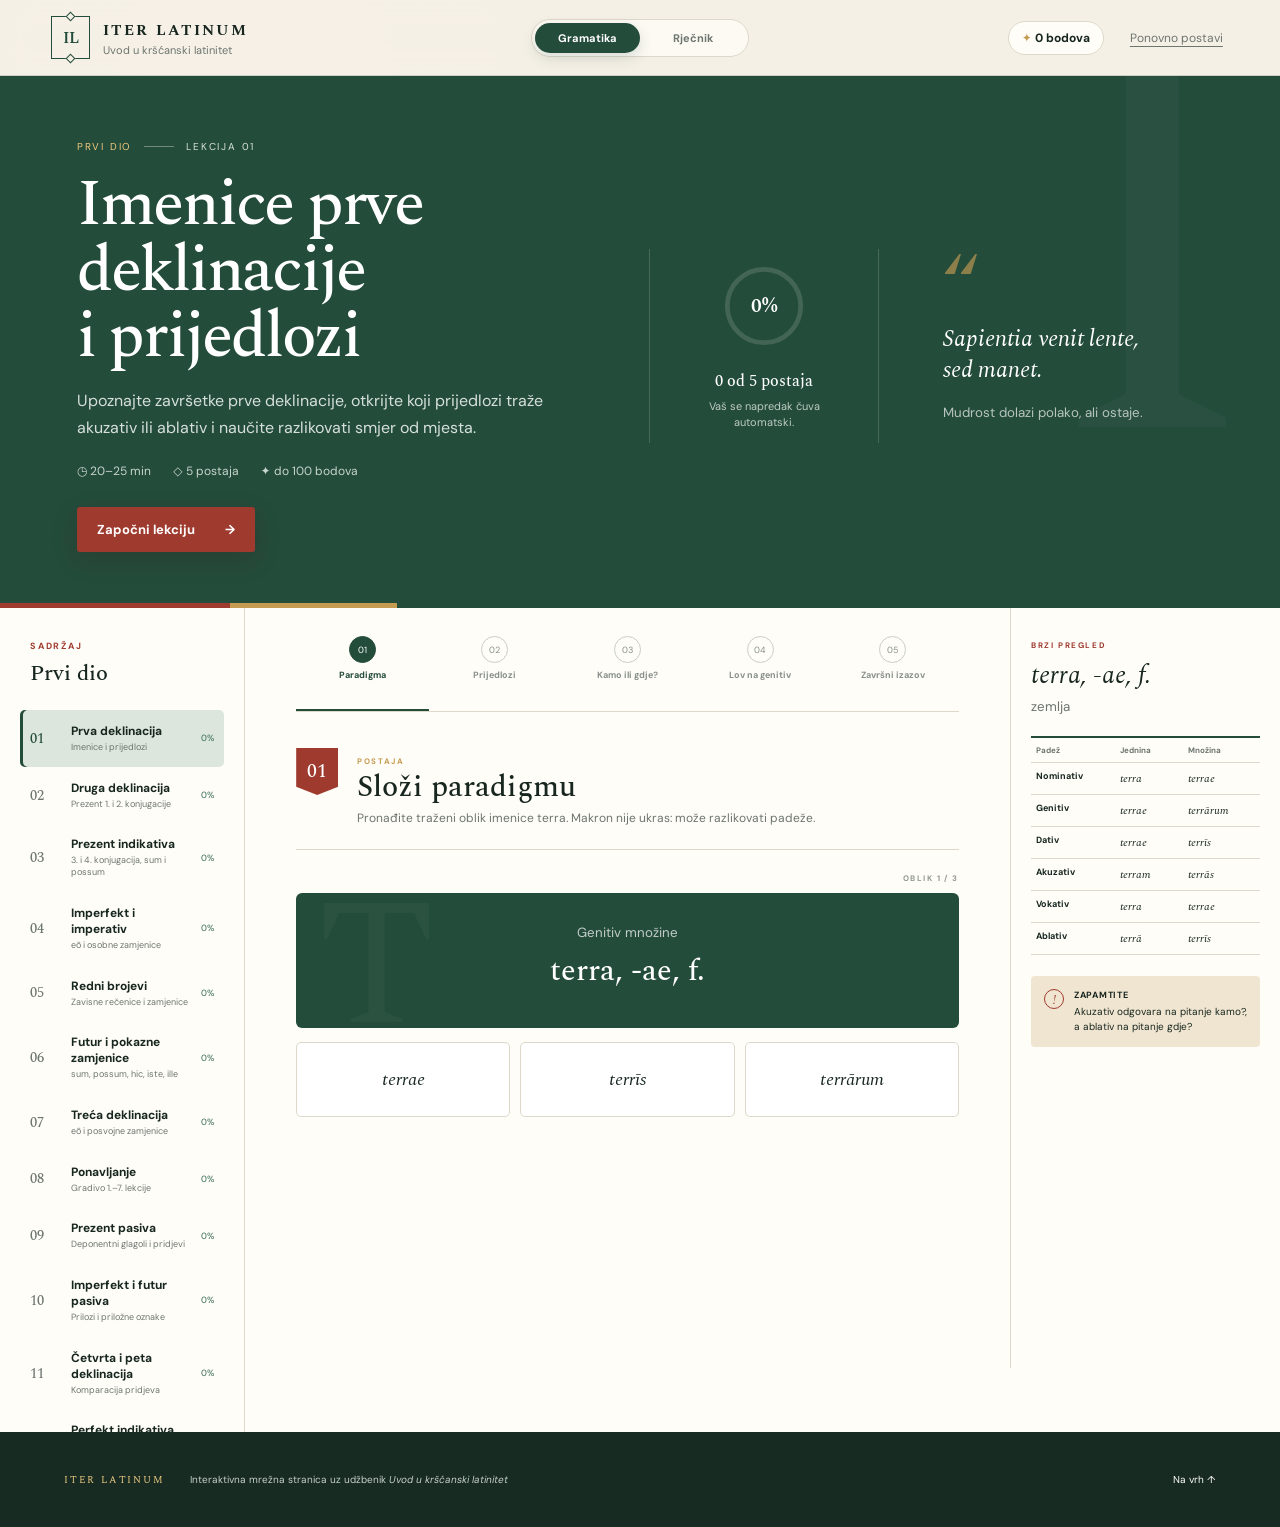
<file: index.html>
<!DOCTYPE html><!--VOa49_kVcurlW_FDcTCu3--><html lang="hr"><head><meta charSet="utf-8"/><meta name="viewport" content="width=device-width, initial-scale=1"/><link rel="stylesheet" href="/_next/static/css/66266c0ee3701553.css" data-precedence="next"/><link rel="preload" as="script" fetchPriority="low" href="/_next/static/chunks/webpack-4a462cecab786e93.js"/><script src="/_next/static/chunks/4bd1b696-c023c6e3521b1417.js" async=""></script><script src="/_next/static/chunks/255-a70cfdedd3f61710.js" async=""></script><script src="/_next/static/chunks/main-app-335d050fc6328e8d.js" async=""></script><script src="/_next/static/chunks/app/page-fbb50ed48007547b.js" async=""></script><title>Iter Latinum — Uvod u kršćanski latinitet</title><meta name="description" content="Interaktivne gramatičke vježbe i rječnik uz udžbenik Uvod u kršćanski latinitet"/><meta name="robots" content="noindex, nofollow, noarchive"/><script src="/_next/static/chunks/polyfills-42372ed130431b0a.js" noModule=""></script></head><body><div hidden=""><!--$--><!--/$--></div><main class="grammar-mode"><header class="topbar"><a class="brand" href="#vrh" aria-label="Iter Latinum — naslovnica"><span class="brand-mark">IL</span><span><b>ITER LATINUM</b><small>Uvod u kršćanski latinitet</small></span></a><nav class="mode-switch" aria-label="Dijelovi stranice"><button class="active">Gramatika</button><button class="">Rječnik</button></nav><div class="top-actions"><span class="xp-pill"><span>✦</span> <!-- -->0<!-- --> bodova</span><button class="text-button">Ponovno postavi</button></div></header><section class="lesson-hero lesson-1" id="vrh" data-roman="I"><div class="hero-copy"><div class="eyebrow"><span>PRVI DIO</span><i></i>LEKCIJA <!-- -->01</div><h1>Imenice prve deklinacije<br/>i prijedlozi</h1><p>Upoznajte završetke prve deklinacije, otkrijte koji prijedlozi traže akuzativ ili ablativ i naučite razlikovati smjer od mjesta.</p><div class="hero-meta"><span>◷ <!-- -->20–25 min</span><span>◇ 5 postaja</span><span>✦ do 100 bodova</span></div><button class="primary">Započni lekciju<span>→</span></button></div><div class="hero-progress"><div class="progress-ring" aria-label="Napredak 0%"><svg viewBox="0 0 76 76" aria-hidden="true"><circle class="ring-track" cx="38" cy="38" r="31"></circle><circle class="ring-value" cx="38" cy="38" r="31" stroke-dasharray="194.77874452256717" stroke-dashoffset="194.77874452256717"></circle></svg><strong>0<!-- -->%</strong></div><div><b>0<!-- --> od 5 postaja</b><span>Vaš se napredak čuva automatski.</span></div></div><div class="hero-quote" aria-label="Latinska izreka"><span>“</span><p>Sapientia venit lente,<br/>sed manet.</p><small>Mudrost dolazi polako, ali ostaje.</small></div></section><section class="workspace" id="radni-prostor"><aside class="lesson-nav" aria-label="Lekcije"><div class="nav-heading"><span>SADRŽAJ</span><b>Prvi dio</b></div><button class="lesson-link active" aria-current="page"><span>01</span><div><b>Prva deklinacija</b><small>Imenice i prijedlozi</small></div><i>0<!-- -->%</i></button><button class="lesson-link "><span>02</span><div><b>Druga deklinacija</b><small>Prezent 1. i 2. konjugacije</small></div><i>0<!-- -->%</i></button><button class="lesson-link "><span>03</span><div><b>Prezent indikativa</b><small>3. i 4. konjugacija, sum i possum</small></div><i>0<!-- -->%</i></button><button class="lesson-link "><span>04</span><div><b>Imperfekt i imperativ</b><small>eō i osobne zamjenice</small></div><i>0<!-- -->%</i></button><button class="lesson-link "><span>05</span><div><b>Redni brojevi</b><small>Zavisne rečenice i zamjenice</small></div><i>0<!-- -->%</i></button><button class="lesson-link "><span>06</span><div><b>Futur i pokazne zamjenice</b><small>sum, possum, hic, iste, ille</small></div><i>0<!-- -->%</i></button><button class="lesson-link "><span>07</span><div><b>Treća deklinacija</b><small>eō i posvojne zamjenice</small></div><i>0<!-- -->%</i></button><button class="lesson-link "><span>08</span><div><b>Ponavljanje</b><small>Gradivo 1.–7. lekcije</small></div><i>0<!-- -->%</i></button><button class="lesson-link "><span>09</span><div><b>Prezent pasiva</b><small>Deponentni glagoli i pridjevi</small></div><i>0<!-- -->%</i></button><button class="lesson-link "><span>10</span><div><b>Imperfekt i futur pasiva</b><small>Prilozi i priložne oznake</small></div><i>0<!-- -->%</i></button><button class="lesson-link "><span>11</span><div><b>Četvrta i peta deklinacija</b><small>Komparacija pridjeva</small></div><i>0<!-- -->%</i></button><button class="lesson-link "><span>12</span><div><b>Perfekt indikativa</b><small>Funkcije ablativa</small></div><i>0<!-- -->%</i></button><button class="lesson-link "><span>13</span><div><b>Komparacija priloga</b><small>volō, nōlō i mālō</small></div><i>0<!-- -->%</i></button><button class="lesson-link "><span>14</span><div><b>Pluskvamperfekt i futur II.</b><small>Upitne rečenice</small></div><i>0<!-- -->%</i></button><button class="lesson-link "><span>15</span><div><b>Veliko ponavljanje</b><small>Prvi dio knjige</small></div><i>0<!-- -->%</i></button><div class="coming"><span>IZBORNIK LEKCIJA</span><p>Svaka lekcija zasebno pamti dovršene postaje.</p></div></aside><div class="learning-area"><div class="station-tabs" role="tablist" aria-label="Postaje 1. lekcije"><button class="active " role="tab" aria-selected="true"><span>01</span><b>Paradigma</b></button><button class=" " role="tab" aria-selected="false"><span>02</span><b>Prijedlozi</b></button><button class=" " role="tab" aria-selected="false"><span>03</span><b>Kamo ili gdje?</b></button><button class=" " role="tab" aria-selected="false"><span>04</span><b>Lov na genitiv</b></button><button class=" " role="tab" aria-selected="false"><span>05</span><b>Završni izazov</b></button></div><article class="activity-card"><div class="activity-intro"><span>01</span><div><small>POSTAJA</small><h2>Složi paradigmu</h2><p>Pronađite traženi oblik imenice terra. Makron nije ukras: može razlikovati padeže.</p></div></div><div class="question-count">OBLIK<!-- --> <!-- -->1<!-- --> / <!-- -->3</div><div class="prompt-panel"><small>Genitiv množine</small><h3>terra, -ae, f.</h3></div><div class="answer-grid three"><button class=""><i>terrae</i></button><button class=""><i>terrīs</i></button><button class=""><i>terrārum</i></button></div></article></div><aside class="reference-panel"><div class="reference-top"><span>BRZI PREGLED</span><b>terra, -ae, f.</b><small>zemlja</small></div><div class="mini-table"><div class="mini-head"><span>Padež</span><span>Jednina</span><span>Množina</span></div><div><b>Nominativ</b><i>terra</i><i>terrae</i></div><div><b>Genitiv</b><i>terrae</i><i>terrārum</i></div><div><b>Dativ</b><i>terrae</i><i>terrīs</i></div><div><b>Akuzativ</b><i>terram</i><i>terrās</i></div><div><b>Vokativ</b><i>terra</i><i>terrae</i></div><div><b>Ablativ</b><i>terrā</i><i>terrīs</i></div></div><div class="rule-card"><span>!</span><p><b>Zapamtite</b>Akuzativ odgovara na pitanje kamo?, a ablativ na pitanje gdje?</p></div></aside></section><footer><span>ITER LATINUM</span><p>Interaktivna mrežna stranica uz udžbenik <i>Uvod u kršćanski latinitet</i></p><a href="#vrh">Na vrh ↑</a></footer></main><!--$--><!--/$--><script src="/_next/static/chunks/webpack-4a462cecab786e93.js" id="_R_" async=""></script><script>(self.__next_f=self.__next_f||[]).push([0])</script><script>self.__next_f.push([1,"1:\"$Sreact.fragment\"\n2:I[9766,[],\"\"]\n3:I[8924,[],\"\"]\n4:I[1959,[],\"ClientPageRoot\"]\n5:I[162,[\"974\",\"static/chunks/app/page-fbb50ed48007547b.js\"],\"default\"]\n8:I[4431,[],\"OutletBoundary\"]\na:I[5278,[],\"AsyncMetadataOutlet\"]\nc:I[4431,[],\"ViewportBoundary\"]\ne:I[4431,[],\"MetadataBoundary\"]\nf:\"$Sreact.suspense\"\n11:I[7150,[],\"\"]\n:HL[\"/_next/static/css/66266c0ee3701553.css\",\"style\"]\n"])</script><script>self.__next_f.push([1,"0:{\"P\":null,\"b\":\"VOa49_kVcurlW_FDcTCu3\",\"p\":\"\",\"c\":[\"\",\"\"],\"i\":false,\"f\":[[[\"\",{\"children\":[\"__PAGE__\",{}]},\"$undefined\",\"$undefined\",true],[\"\",[\"$\",\"$1\",\"c\",{\"children\":[[[\"$\",\"link\",\"0\",{\"rel\":\"stylesheet\",\"href\":\"/_next/static/css/66266c0ee3701553.css\",\"precedence\":\"next\",\"crossOrigin\":\"$undefined\",\"nonce\":\"$undefined\"}]],[\"$\",\"html\",null,{\"lang\":\"hr\",\"children\":[\"$\",\"body\",null,{\"children\":[\"$\",\"$L2\",null,{\"parallelRouterKey\":\"children\",\"error\":\"$undefined\",\"errorStyles\":\"$undefined\",\"errorScripts\":\"$undefined\",\"template\":[\"$\",\"$L3\",null,{}],\"templateStyles\":\"$undefined\",\"templateScripts\":\"$undefined\",\"notFound\":[[[\"$\",\"title\",null,{\"children\":\"404: This page could not be found.\"}],[\"$\",\"div\",null,{\"style\":{\"fontFamily\":\"system-ui,\\\"Segoe UI\\\",Roboto,Helvetica,Arial,sans-serif,\\\"Apple Color Emoji\\\",\\\"Segoe UI Emoji\\\"\",\"height\":\"100vh\",\"textAlign\":\"center\",\"display\":\"flex\",\"flexDirection\":\"column\",\"alignItems\":\"center\",\"justifyContent\":\"center\"},\"children\":[\"$\",\"div\",null,{\"children\":[[\"$\",\"style\",null,{\"dangerouslySetInnerHTML\":{\"__html\":\"body{color:#000;background:#fff;margin:0}.next-error-h1{border-right:1px solid rgba(0,0,0,.3)}@media (prefers-color-scheme:dark){body{color:#fff;background:#000}.next-error-h1{border-right:1px solid rgba(255,255,255,.3)}}\"}}],[\"$\",\"h1\",null,{\"className\":\"next-error-h1\",\"style\":{\"display\":\"inline-block\",\"margin\":\"0 20px 0 0\",\"padding\":\"0 23px 0 0\",\"fontSize\":24,\"fontWeight\":500,\"verticalAlign\":\"top\",\"lineHeight\":\"49px\"},\"children\":404}],[\"$\",\"div\",null,{\"style\":{\"display\":\"inline-block\"},\"children\":[\"$\",\"h2\",null,{\"style\":{\"fontSize\":14,\"fontWeight\":400,\"lineHeight\":\"49px\",\"margin\":0},\"children\":\"This page could not be found.\"}]}]]}]}]],[]],\"forbidden\":\"$undefined\",\"unauthorized\":\"$undefined\"}]}]}]]}],{\"children\":[\"__PAGE__\",[\"$\",\"$1\",\"c\",{\"children\":[[\"$\",\"$L4\",null,{\"Component\":\"$5\",\"searchParams\":{},\"params\":{},\"promises\":[\"$@6\",\"$@7\"]}],null,[\"$\",\"$L8\",null,{\"children\":[\"$L9\",[\"$\",\"$La\",null,{\"promise\":\"$@b\"}]]}]]}],{},null,false]},null,false],[\"$\",\"$1\",\"h\",{\"children\":[null,[[\"$\",\"$Lc\",null,{\"children\":\"$Ld\"}],null],[\"$\",\"$Le\",null,{\"children\":[\"$\",\"div\",null,{\"hidden\":true,\"children\":[\"$\",\"$f\",null,{\"fallback\":null,\"children\":\"$L10\"}]}]}]]}],false]],\"m\":\"$undefined\",\"G\":[\"$11\",[]],\"s\":false,\"S\":true}\n"])</script><script>self.__next_f.push([1,"6:{}\n7:\"$0:f:0:1:2:children:1:props:children:0:props:params\"\n"])</script><script>self.__next_f.push([1,"d:[[\"$\",\"meta\",\"0\",{\"charSet\":\"utf-8\"}],[\"$\",\"meta\",\"1\",{\"name\":\"viewport\",\"content\":\"width=device-width, initial-scale=1\"}]]\n9:null\n"])</script><script>self.__next_f.push([1,"b:{\"metadata\":[[\"$\",\"title\",\"0\",{\"children\":\"Iter Latinum — Uvod u kršćanski latinitet\"}],[\"$\",\"meta\",\"1\",{\"name\":\"description\",\"content\":\"Interaktivne gramatičke vježbe i rječnik uz udžbenik Uvod u kršćanski latinitet\"}],[\"$\",\"meta\",\"2\",{\"name\":\"robots\",\"content\":\"noindex, nofollow, noarchive\"}]],\"error\":null,\"digest\":\"$undefined\"}\n"])</script><script>self.__next_f.push([1,"10:\"$b:metadata\"\n"])</script></body></html>
</file>
<file: _next/static/css/66266c0ee3701553.css>
@import url("https://fonts.googleapis.com/css2?family=DM+Sans:wght@400;500;600;700&family=Spectral:ital,wght@0,400;0,500;0,600;1,400&display=swap");:root{--ink:#17261f;--green:#244c3b;--green-2:#376b55;--red:#9f3a2e;--gold:#c59b52;--cream:#f5f0e6;--paper:#fffdf8;--sage:#dce6dc;--line:#ded8ca;--muted:#6d756f;--shadow:0 18px 55px rgba(39,48,40,.09)}*{box-sizing:border-box}html{scroll-behavior:smooth}body{margin:0;color:var(--ink);background:var(--cream);font-family:DM Sans,system-ui,sans-serif}button,input{font:inherit}button{color:inherit}body:before{content:"";position:fixed;inset:0;pointer-events:none;opacity:.34;z-index:-1;background-image:radial-gradient(circle at 20% 10%,rgba(255,255,255,.9),transparent 27%),repeating-linear-gradient(90deg,rgba(36,76,59,.025),rgba(36,76,59,.025) 1px,transparent 0,transparent 32px)}.topbar{height:76px;padding:0 clamp(22px,4vw,64px);justify-content:space-between;border-bottom:1px solid rgba(36,76,59,.18);background:rgba(245,240,230,.9);-webkit-backdrop-filter:blur(14px);backdrop-filter:blur(14px);position:-webkit-sticky;position:sticky;top:0;z-index:20}.brand,.topbar{display:flex;align-items:center}.brand{gap:13px;color:var(--ink);text-decoration:none}.brand-mark{display:grid;place-items:center;width:39px;height:43px;border:1px solid var(--green);color:var(--green);font-family:Spectral,serif;font-weight:600;position:relative}.brand-mark:after,.brand-mark:before{content:"";position:absolute;width:5px;height:5px;background:var(--cream);border:1px solid var(--green);transform:rotate(45deg)}.brand-mark:before{top:-4px}.brand-mark:after{bottom:-4px}.brand b{display:block;font-family:Spectral,serif;font-size:15px;letter-spacing:.14em}.brand small{display:block;color:var(--muted);font-size:11px;margin-top:1px}.top-actions{display:flex;align-items:center;gap:20px}.xp-pill{padding:8px 13px;background:var(--paper);border:1px solid var(--line);border-radius:99px;font-size:12px;font-weight:700}.xp-pill span{color:var(--gold)}.text-button{border:0;background:transparent;font-size:12px;color:var(--muted);cursor:pointer;text-decoration:underline;text-underline-offset:4px}.lesson-hero{min-height:450px;padding:64px clamp(24px,6vw,96px) 56px;color:white;background:var(--green);display:grid;grid-template-columns:minmax(0,1.6fr) minmax(230px,.65fr) minmax(260px,.7fr);grid-gap:clamp(30px,5vw,80px);gap:clamp(30px,5vw,80px);align-items:center;position:relative;overflow:hidden}.lesson-hero:before{content:attr(data-roman);position:absolute;right:1%;top:-120px;font-family:Spectral,serif;font-size:590px;line-height:1;color:rgba(255,255,255,.025)}.lesson-hero.lesson-2{background:#294b43}.lesson-hero.lesson-3{background:#31493d}.lesson-hero.lesson-4{background:#304942}.lesson-hero.lesson-5{background:#2e463a}.lesson-hero.lesson-6{background:#29483f}.lesson-hero.lesson-7{background:#33493f}.lesson-hero.lesson-8{background:#36483e}.lesson-hero.lesson-9{background:#29453e}.lesson-hero.lesson-10{background:#304a41}.lesson-hero.lesson-11{background:#2b463d}.lesson-hero.lesson-12{background:#334b40}.lesson-hero.lesson-13{background:#2d473f}.lesson-hero.lesson-14{background:#354c43}.lesson-hero.lesson-15{background:#29443c}.lesson-hero:after{content:"";position:absolute;left:0;bottom:0;right:0;height:5px;background:linear-gradient(90deg,var(--red) 0 18%,var(--gold) 18% 31%,transparent 31%)}.hero-copy{position:relative;z-index:1}.eyebrow{display:flex;align-items:center;gap:12px;letter-spacing:.18em;font-size:10px;color:#d9e4dc}.eyebrow span{color:#f0c97e}.eyebrow i{width:30px;height:1px;background:rgba(255,255,255,.35)}.hero-copy h1{margin:20px 0 12px;font:500 clamp(38px,5vw,64px)/1.03 Spectral,serif;letter-spacing:-.035em}.hero-copy>p{max-width:690px;color:#d6e0da;font-size:16px;line-height:1.7}.hero-meta{display:flex;flex-wrap:wrap;gap:22px;color:#c8d5ce;font-size:12px;margin:22px 0 28px}.hero-meta span{display:flex;align-items:center;gap:7px}.primary{border:0;border-radius:3px;padding:14px 20px;background:var(--red);color:white;font-weight:700;font-size:13px;display:inline-flex;align-items:center;gap:30px;cursor:pointer;box-shadow:0 8px 25px rgba(65,19,15,.2);transition:transform .2s,background .2s}.primary:hover{transform:translateY(-2px);background:#ad4437}.primary:disabled{opacity:.45;cursor:not-allowed;transform:none}.hero-progress{border-left:1px solid rgba(255,255,255,.16);border-right:1px solid rgba(255,255,255,.16);padding:12px clamp(24px,3vw,46px);text-align:center;position:relative;z-index:1}.hero-progress .progress-ring{margin:0 auto 18px}.hero-progress b,.hero-progress span{display:block}.hero-progress b{font:500 16px Spectral,serif}.hero-progress span{margin-top:6px;color:#bdcbc3;font-size:11px;line-height:1.45}.progress-ring{width:90px;height:90px;position:relative;display:grid;place-items:center}.progress-ring svg{position:absolute;inset:0;transform:rotate(-90deg)}.progress-ring circle{fill:none;stroke-width:4}.ring-track{stroke:rgba(255,255,255,.14)}.ring-value{stroke:var(--gold);stroke-linecap:round;transition:stroke-dashoffset .6s}.progress-ring strong{font:600 20px Spectral,serif}.hero-quote{position:relative;z-index:1}.hero-quote>span{font:80px/.5 Spectral,serif;color:var(--gold);opacity:.65}.hero-quote p{font:italic 23px/1.35 Spectral,serif;margin:5px 0 15px}.hero-quote small{color:#b7c5bd;line-height:1.5}.workspace{width:min(1550px,100%);margin:0 auto;display:grid;grid-template-columns:245px minmax(460px,1fr) 270px;align-items:start;background:var(--paper);min-height:760px;box-shadow:var(--shadow);scroll-margin-top:76px}.lesson-nav{border-right:1px solid var(--line);height:calc(100vh - 76px);padding:32px 20px;position:-webkit-sticky;position:sticky;top:76px;overflow-y:auto;scrollbar-width:thin}.nav-heading{padding:0 10px 20px}.nav-heading span{display:block;color:var(--red);font-size:9px;letter-spacing:.2em;font-weight:700}.nav-heading b{display:block;margin-top:5px;font:500 22px Spectral,serif}.lesson-link{width:100%;display:grid;grid-template-columns:31px 1fr auto;grid-gap:10px;gap:10px;align-items:center;padding:13px 10px;border:0;border-radius:5px;text-align:left;background:transparent;cursor:pointer;transition:background .2s,box-shadow .2s}.lesson-link:hover{background:#edf1e9}.lesson-link>span{font:500 14px Spectral,serif;color:var(--muted)}.lesson-link b,.lesson-link small{display:block}.lesson-link b{font-size:12px}.lesson-link small{font-size:9px;color:var(--muted);margin-top:3px;line-height:1.3}.lesson-link i{font-style:normal;font-size:9px;color:var(--green-2)}.lesson-link.active{background:var(--sage);box-shadow:inset 3px 0 var(--green)}.lesson-link.active>span{color:var(--green)}.coming{margin:28px 9px;border-top:1px solid var(--line);padding-top:22px}.coming span{font-size:8px;font-weight:700;color:var(--gold);letter-spacing:.14em}.coming p{color:var(--muted);font:italic 12px/1.5 Spectral,serif}.learning-area{min-width:0;padding:28px clamp(24px,4vw,58px) 70px}.station-tabs{display:grid;grid-template-columns:repeat(5,1fr);border-bottom:1px solid var(--line);margin-bottom:36px}.station-tabs button{border:0;border-bottom:2px solid transparent;background:transparent;padding:0 4px 14px;cursor:pointer;color:#88908b;display:flex;flex-direction:column;align-items:center;gap:7px;min-width:0}.station-tabs button span{display:grid;place-items:center;width:27px;height:27px;border:1px solid #c9cdc8;border-radius:50%;font-size:9px}.station-tabs button b{min-height:25px;font-size:9px;line-height:1.25;text-align:center}.station-tabs button.active{color:var(--green);border-bottom-color:var(--green)}.station-tabs button.active span{background:var(--green);border-color:var(--green);color:white}.station-tabs button.done span{background:var(--gold);border-color:var(--gold);color:white}.activity-card{max-width:740px;margin:0 auto}.activity-intro{display:grid;grid-template-columns:44px 1fr;grid-gap:17px;gap:17px;border-bottom:1px solid var(--line);padding-bottom:22px;margin-bottom:23px}.activity-intro>span{display:grid;place-items:center;width:42px;height:47px;background:var(--red);color:white;font:500 19px Spectral,serif;-webkit-clip-path:polygon(0 0,100% 0,100% 82%,50% 100%,0 82%);clip-path:polygon(0 0,100% 0,100% 82%,50% 100%,0 82%)}.activity-intro small{color:var(--gold);font-size:8px;font-weight:700;letter-spacing:.2em}.activity-intro h2{font:500 30px/1.1 Spectral,serif;margin:2px 0 5px}.activity-intro p{margin:0;color:var(--muted);line-height:1.5;font-size:12px}.question-count{text-align:right;color:#929892;font-size:8px;letter-spacing:.18em;font-weight:700;margin-bottom:10px}.prompt-panel{padding:28px;background:var(--green);color:white;text-align:center;border-radius:6px;position:relative;overflow:hidden}.prompt-panel:before{content:"T";position:absolute;font:180px/1 Spectral,serif;color:rgba(255,255,255,.035);left:3%;top:-15px}.prompt-panel small{color:#c2cec7}.prompt-panel h3{font:500 30px Spectral,serif;margin:6px 0}.prompt-panel p{margin:0;font:italic 16px Spectral,serif;color:#e4ebe6}.answer-grid{display:grid;grid-gap:10px;gap:10px;margin-top:14px}.answer-grid.three{grid-template-columns:repeat(3,1fr)}.answer-grid.two{grid-template-columns:repeat(2,1fr)}.answer-grid button{min-height:75px;border:1px solid var(--line);background:#fff;border-radius:5px;cursor:pointer;display:flex;flex-direction:column;align-items:center;justify-content:center;transition:border .2s,transform .2s,background .2s;padding:10px}.answer-grid button:hover{border-color:var(--green);transform:translateY(-2px)}.answer-grid button.correct{border-color:var(--green-2);background:#e8f0e9;box-shadow:inset 0 0 0 1px var(--green-2)}.answer-grid button.wrong{border-color:var(--red);background:#f7ebe6}.answer-grid i{font:italic 18px/1.3 Spectral,serif}.answer-grid b{font:500 19px Spectral,serif}.answer-grid small{color:var(--muted);font-size:10px;margin-top:3px}.feedback{margin-top:14px;padding:12px 14px;border-radius:4px;font-size:11px;line-height:1.45;border-left:3px solid}.feedback b,.feedback span{display:block}.feedback span{margin-top:3px}.feedback.success{background:#e4efe6;color:#295641;border-color:#4e7d64}.feedback.try{background:#f6eae3;color:#7b362b;border-color:var(--red)}.continue{display:block;margin:13px 0 0 auto;border:0;background:transparent;color:var(--red);font-size:11px;font-weight:700;cursor:pointer}.already{font-size:10px;color:var(--green-2);text-align:center;margin-top:14px}.reading-block{margin:0 0 20px;padding:20px 22px;background:#efe8da;border-left:3px solid var(--gold);border-radius:4px}.reading-block span{color:var(--red);font-size:8px;font-weight:700;letter-spacing:.18em}.reading-block p{margin:8px 0 0;font:italic 16px/1.65 Spectral,serif}.result-chip{display:inline-block;margin:-8px 0 20px;padding:8px 13px;border:1px solid var(--line);border-radius:99px;font-size:11px}.fieldset-focus{margin:5px 0 12px;color:var(--muted);font:italic 13px Spectral,serif}.word-card{min-height:190px;padding:30px;background:var(--green);color:white;border-radius:7px;display:flex;flex-direction:column;justify-content:center;align-items:center;position:relative;overflow:hidden}.word-card:after,.word-card:before{content:"";position:absolute;width:120px;height:120px;border:1px solid rgba(255,255,255,.08);transform:rotate(45deg)}.word-card:before{left:-75px}.word-card:after{right:-75px}.word-card span{font-size:8px;letter-spacing:.2em;color:#cbd8d0}.word-card strong{font:italic 54px/1.1 Spectral,serif;margin:8px 0 4px}.word-card small{color:#cbd8d0}.door-grid{display:grid;grid-template-columns:repeat(3,1fr);grid-gap:9px;gap:9px;margin-top:14px}.door-grid button{min-height:116px;border:1px solid var(--line);border-radius:5px;background:white;display:flex;flex-direction:column;align-items:center;justify-content:center;cursor:pointer}.door-grid button>span{width:35px;height:35px;display:grid;place-items:center;border-radius:50%;color:white;background:var(--green);font:500 13px Spectral,serif}.door-grid button:nth-child(2)>span{background:var(--red)}.door-grid button:nth-child(3)>span{background:var(--gold)}.door-grid b{font-size:11px;margin-top:8px}.door-grid small{color:var(--muted);font-size:8px;margin-top:2px}.scene-card{min-height:210px;display:flex;flex-direction:column;justify-content:center;align-items:center;color:white;background:linear-gradient(160deg,#3c6d66,#244c3b);border-radius:7px;position:relative;overflow:hidden}.scene-card .water-lines{position:absolute;inset:0;opacity:.18;background:repeating-radial-gradient(ellipse at 50% 110%,transparent 0 28px,#fff 29px 30px)}.scene-card span{position:relative;font-size:11px;color:#cbd8d0}.scene-card strong{position:relative;font:italic 43px Spectral,serif;margin-top:7px}.scene-card:after{content:"↝";position:absolute;right:7%;bottom:5%;font-size:70px;color:rgba(255,255,255,.09)}.detective-card{background:#efe8da;min-height:230px;border-radius:7px;padding:35px;display:flex;flex-direction:column;align-items:center;justify-content:center;background-image:linear-gradient(rgba(107,91,66,.08) 1px,transparent 0);background-size:100% 31px}.detective-card>span{font-size:8px;letter-spacing:.18em;font-weight:700;color:var(--red)}.detective-card>div{display:flex;flex-wrap:wrap;justify-content:center;gap:8px;margin:22px 0 15px}.detective-card button{border:0;border-bottom:1px solid #806f58;background:transparent;padding:4px 3px;font:italic 25px Spectral,serif;cursor:pointer}.detective-card button:hover{color:var(--red)}.detective-card button.found{background:#f7d88e;border-radius:4px;border:0;padding:4px 8px}.detective-card small{color:var(--muted);font:italic 13px Spectral,serif}.final-list{display:grid;grid-gap:13px;gap:13px}.final-list fieldset{border:1px solid var(--line);border-radius:6px;padding:18px;margin:0}.final-list fieldset.review-correct{border-color:#94b8a6}.final-list fieldset.review-wrong{border-color:#d6a59d}.final-list legend{font:500 15px/1.4 Spectral,serif;padding:0 8px}.final-list legend span{display:inline-grid;place-items:center;width:24px;height:24px;background:var(--green);color:white;border-radius:50%;font:600 10px DM Sans,sans-serif;margin-right:9px}.final-list fieldset>div{display:grid;grid-template-columns:repeat(3,1fr);grid-gap:7px;gap:7px;margin-top:10px}.final-list label{border:1px solid var(--line);border-radius:4px;padding:9px 10px;cursor:pointer;text-align:center}.final-list label.selected{background:#f4eedf;border-color:var(--gold);box-shadow:inset 0 0 0 1px var(--gold)}.final-list label.correct{background:#e8f0e9;border-color:var(--green-2);box-shadow:inset 0 0 0 1px var(--green-2)}.final-list label.wrong{background:#f7ebe6;border-color:var(--red);box-shadow:inset 0 0 0 1px var(--red)}.final-list.reviewed label{cursor:default}.final-list input{position:absolute;opacity:0}.final-list i{font:italic 13px Spectral,serif}.final-review-summary{margin-top:18px;padding:14px 16px;border-left:3px solid var(--gold);border-radius:4px;background:#f4eedf}.final-review-summary b,.final-review-summary span{display:block}.final-review-summary b{font:500 18px Spectral,serif}.final-review-summary span{margin-top:3px;color:var(--muted);font-size:11px;line-height:1.45}.submit{margin:18px 0 0 auto;display:flex}.reset-overlay{position:fixed;inset:0;z-index:60;display:grid;place-items:center;padding:20px;background:rgba(18,31,25,.58);-webkit-backdrop-filter:blur(3px);backdrop-filter:blur(3px)}.reset-dialog{width:min(460px,100%);padding:28px;border:1px solid var(--line);border-radius:7px;background:var(--paper);box-shadow:0 25px 70px rgba(15,28,22,.28)}.reset-dialog small{color:var(--red);font-size:9px;font-weight:700;letter-spacing:.18em}.reset-dialog h2{margin:7px 0 8px;font:500 28px/1.15 Spectral,serif}.reset-dialog p{margin:0;color:var(--muted);font-size:13px;line-height:1.6}.reset-dialog>div{display:flex;justify-content:flex-end;gap:9px;margin-top:23px}.reset-dialog button{min-height:42px;padding:10px 15px;border-radius:4px;font-size:11px;font-weight:700;cursor:pointer}.reset-cancel{border:1px solid var(--line);background:white}.reset-confirm{border:1px solid var(--red);color:white;background:var(--red)}.completion{text-align:center;padding:30px 20px}.laurel{width:94px;height:94px;display:grid;place-items:center;margin:5px auto 20px;border:2px solid var(--gold);border-radius:50%;position:relative}.laurel:after,.laurel:before{content:"❧";position:absolute;color:var(--gold);font-size:28px}.laurel:before{left:-15px;transform:rotate(-45deg)}.laurel:after{right:-15px;transform:scaleX(-1) rotate(-45deg)}.laurel span{width:52px;height:52px;display:grid;place-items:center;border-radius:50%;background:var(--green);color:white;font-size:24px}.completion>small{color:var(--gold);font-weight:700;letter-spacing:.2em;font-size:8px}.completion h2{font:500 34px Spectral,serif;margin:7px 0}.completion>p{max-width:470px;margin:0 auto 22px;color:var(--muted);line-height:1.6;font-size:12px}.completion-score{margin:22px auto;max-width:370px;display:flex;align-items:center;justify-content:center;gap:20px;padding:17px;background:var(--green);color:white;border-radius:7px;text-align:left}.completion-score .progress-ring{width:70px;height:70px;flex:0 0 70px}.completion-score b,.completion-score span{display:block}.completion-score b{font:500 25px Spectral,serif}.completion-score span{color:#c9d6ce;font-size:10px;margin-top:4px}.reference-panel{border-left:1px solid var(--line);min-height:760px;padding:32px 20px;position:-webkit-sticky;position:sticky;top:76px}.reference-top span{display:block;color:var(--red);font-weight:700;font-size:8px;letter-spacing:.2em}.reference-top b{display:block;font:italic 25px Spectral,serif;margin-top:7px}.reference-top small{color:var(--muted)}.mini-table{margin-top:20px;border-top:2px solid var(--green)}.mini-table>div{display:grid;grid-template-columns:1.25fr 1fr 1fr;padding:7px 5px;border-bottom:1px solid var(--line);font-size:9px}.mini-table .mini-head{color:var(--muted);font-weight:700;font-size:8px}.mini-table i{font:italic 11px Spectral,serif}.rule-card{background:#f0e5d0;margin-top:21px;padding:13px;display:flex;gap:10px;align-items:flex-start;border-radius:4px}.rule-card>span{width:20px;height:20px;flex:0 0 20px;display:grid;place-items:center;border:1px solid var(--red);color:var(--red);border-radius:50%;font:italic 13px Spectral,serif}.rule-card p{margin:0;font-size:10px;line-height:1.45}.rule-card b{display:block;font-size:9px;text-transform:uppercase;letter-spacing:.08em;margin-bottom:3px}.vocab{margin-top:20px;border-top:1px solid var(--line)}.vocab summary{list-style:none;padding:14px 0;font-size:10px;font-weight:700;cursor:pointer}.vocab summary::-webkit-details-marker{display:none}.vocab summary span{float:right;color:var(--muted);font-weight:400}.vocab>div{display:flex;justify-content:space-between;border-top:1px dotted var(--line);padding:6px 0;font-size:10px}.vocab i{font:italic 12px Spectral,serif}.vocab>div span{color:var(--muted)}footer{min-height:95px;padding:25px clamp(24px,5vw,80px);background:#182b23;color:#c5d0c9;display:flex;align-items:center;gap:25px;font-size:10px}footer>span{color:#e8c77e;letter-spacing:.18em;font-family:Spectral,serif}footer p{margin:0;flex:1 1}footer a{color:white;text-decoration:none}.mode-switch{position:absolute;left:50%;transform:translateX(-50%);display:grid;grid-template-columns:repeat(2,1fr);padding:3px;border:1px solid var(--line);background:rgba(255,253,248,.78);border-radius:99px}.mode-switch button{min-width:105px;border:0;border-radius:99px;background:transparent;padding:8px 16px;color:var(--muted);cursor:pointer;font-size:11px;font-weight:700;transition:background .2s,color .2s,box-shadow .2s}.mode-switch button:first-child.active{color:white;background:var(--green);box-shadow:0 5px 14px rgba(36,76,59,.18)}.mode-switch button:last-child.active{color:white;background:#5d567b;box-shadow:0 5px 14px rgba(57,54,86,.2)}.vocab-top-pill{padding:8px 13px;border:1px solid #cbc7d6;border-radius:99px;color:#5d567b;background:#f6f3f8;font-size:10px;font-weight:700;letter-spacing:.04em}.vocabulary-mode{--vocab-ink:#28354e;--vocab-blue:#354865;--vocab-plum:#625575;--vocab-plum-2:#7c6888;--vocab-coral:#b65e55;--vocab-mist:#e7e5ee;--vocab-paper:#fbf9f5}.vocab-shell{min-height:calc(100vh - 76px);background:#f1ede7;color:#222d3e;scroll-margin-top:76px}.vocab-hero{min-height:410px;padding:58px clamp(28px,7vw,110px);display:grid;grid-template-columns:minmax(0,1.45fr) minmax(200px,.55fr) minmax(220px,.55fr);align-items:center;grid-gap:clamp(30px,6vw,90px);gap:clamp(30px,6vw,90px);color:white;background:linear-gradient(120deg,#283850,#3c4563 56%,#665474);position:relative;overflow:hidden}.vocab-hero:before{content:"LEXICON";position:absolute;left:-18px;bottom:-52px;color:rgba(255,255,255,.026);font:600 clamp(90px,14vw,210px)/1 DM Sans,sans-serif;letter-spacing:.05em}.vocab-hero:after{content:"";position:absolute;inset:0;opacity:.18;pointer-events:none;background:repeating-linear-gradient(125deg,transparent 0 42px,rgba(255,255,255,.08) 43px,transparent 44px)}.vocab-hero-copy,.vocab-hero-mark,.vocab-hero-summary{position:relative;z-index:1}.vocab-eyebrow{display:flex;align-items:center;gap:12px;color:#d2cfdf;font-size:9px;letter-spacing:.2em}.vocab-eyebrow span{color:#f0cc86}.vocab-eyebrow i{width:32px;height:1px;background:rgba(255,255,255,.35)}.vocab-hero h1{margin:20px 0 14px;font:500 clamp(42px,5vw,66px)/.98 Spectral,serif;letter-spacing:-.035em}.vocab-hero-copy>p{max-width:630px;margin:0;color:#d8dbe5;font-size:15px;line-height:1.7}.vocab-hero-mark{justify-self:center;display:grid;place-items:center;width:155px;height:190px;border:1px solid rgba(255,255,255,.24);background:rgba(255,255,255,.045);box-shadow:inset 0 0 0 10px rgba(255,255,255,.025)}.vocab-hero-mark:after,.vocab-hero-mark:before{content:"";position:absolute;width:8px;height:8px;border:1px solid #e8c47e;background:#3f4661;transform:rotate(45deg)}.vocab-hero-mark:before{top:-5px}.vocab-hero-mark:after{bottom:-5px}.vocab-hero-mark span{font:italic 92px/.8 Spectral,serif;color:#f0e6cf}.vocab-hero-mark i{margin-top:18px;color:#d6b97f;font:italic 14px Spectral,serif}.vocab-hero-summary{padding-left:32px;border-left:1px solid rgba(255,255,255,.18)}.vocab-hero-summary small,.vocab-hero-summary span,.vocab-hero-summary strong{display:block}.vocab-hero-summary small{color:#c8c7d7;font-size:8px;font-weight:700;letter-spacing:.18em}.vocab-hero-summary strong{margin:8px 0 0;color:#f3d28f;font:500 54px/1 Spectral,serif}.vocab-hero-summary>span{margin-top:7px;color:#d8d8e2;font-size:11px;line-height:1.45}.vocab-hero-summary>div{margin-top:24px;padding-top:16px;border-top:1px solid rgba(255,255,255,.14);color:#cfd1dd;font-size:10px}.vocab-hero-summary div b{color:white;font-size:14px;margin-right:5px}.vocab-results,.vocab-setup,.vocab-study{width:min(980px,calc(100% - 40px));margin:0 auto;background:var(--vocab-paper);box-shadow:0 20px 65px rgba(39,41,58,.1)}.vocab-setup{padding:45px clamp(28px,6vw,74px) 55px}.vocab-setup-heading{display:grid;grid-template-columns:52px 1fr;grid-gap:20px;gap:20px;padding-bottom:28px;border-bottom:1px solid var(--line)}.vocab-setup-heading>span{display:grid;place-items:center;width:50px;height:56px;color:white;background:var(--vocab-plum);font:500 19px Spectral,serif;-webkit-clip-path:polygon(0 0,100% 0,100% 82%,50% 100%,0 82%);clip-path:polygon(0 0,100% 0,100% 82%,50% 100%,0 82%)}.vocab-setup-heading small{color:var(--vocab-coral);font-size:8px;font-weight:700;letter-spacing:.18em}.vocab-setup-heading h2{margin:3px 0 5px;font:500 31px/1.1 Spectral,serif}.vocab-setup-heading p{margin:0;color:var(--muted);font-size:12px;line-height:1.5}.vocab-control{margin:28px 0 0;padding:0;border:0}.vocab-control legend{padding:0;color:#555f70;font-size:9px;font-weight:700;letter-spacing:.16em;text-transform:uppercase}.unit-picker{display:grid;grid-template-columns:repeat(5,1fr);grid-gap:8px;gap:8px;margin-top:11px}.unit-picker button{min-height:86px;border:1px solid #d9d6df;border-radius:5px;background:white;cursor:pointer;display:flex;flex-direction:column;align-items:center;justify-content:center;transition:transform .2s,border .2s,background .2s}.unit-picker button:hover{transform:translateY(-2px);border-color:var(--vocab-plum-2)}.unit-picker span{color:var(--vocab-plum);font:500 17px Spectral,serif}.unit-picker b{margin-top:5px;font-size:12px}.unit-picker small{color:var(--muted);font-size:8px;margin-top:1px}.unit-picker button.active{color:white;background:var(--vocab-blue);border-color:var(--vocab-blue);box-shadow:0 9px 22px rgba(53,72,101,.2)}.unit-picker button.active small,.unit-picker button.active span{color:#e4e7ee}.unit-picker button.mixed{border-style:dashed}.unit-picker button.mixed.active{background:var(--vocab-plum);border-style:solid;border-color:var(--vocab-plum)}.vocab-unit-note{margin:10px 0 0;color:var(--muted);font:italic 11px/1.5 Spectral,serif}.vocab-control-row{display:grid;grid-template-columns:1.3fr .7fr;grid-gap:26px;gap:26px}.choice-pills{display:grid;grid-template-columns:repeat(3,1fr);grid-gap:7px;gap:7px;margin-top:11px}.choice-pills.compact{grid-template-columns:repeat(2,1fr)}.choice-pills button{min-height:49px;padding:8px 12px;border:1px solid #d9d6df;border-radius:4px;background:white;color:#566071;cursor:pointer;font-size:10px;font-weight:600}.choice-pills button.active{border-color:var(--vocab-plum);background:var(--vocab-mist);color:#443b57;box-shadow:inset 0 0 0 1px var(--vocab-plum)}.vocab-launch{display:grid;grid-template-columns:auto 1fr auto;align-items:center;grid-gap:20px;gap:20px;margin-top:34px;padding-top:28px;border-top:1px solid var(--line)}.vocab-launch>div span,.vocab-launch>div strong{display:block}.vocab-launch>div strong{color:var(--vocab-plum);font:500 31px/1 Spectral,serif}.vocab-launch>div span{margin-top:4px;color:var(--muted);font-size:9px}.vocab-primary,.vocab-secondary{border:0;border-radius:4px;padding:14px 19px;font-size:11px;font-weight:700;cursor:pointer}.vocab-primary{justify-self:end;min-width:210px;color:white;background:var(--vocab-coral);display:inline-flex;justify-content:space-between;gap:25px;box-shadow:0 8px 23px rgba(123,53,48,.18)}.vocab-primary:hover{background:#c26a60}.vocab-primary:disabled{opacity:.4;cursor:not-allowed}.vocab-secondary{color:var(--vocab-plum);border:1px solid #c9c4d2;background:white}.vocab-reset{justify-self:end;border:0;background:transparent;color:var(--muted);text-decoration:underline;text-underline-offset:3px;cursor:pointer;font-size:9px}.vocab-study{min-height:690px;padding:34px clamp(24px,7vw,80px) 55px}.vocab-study-top{display:grid;grid-template-columns:90px 1fr 60px;align-items:center;grid-gap:18px;gap:18px;margin-bottom:28px}.vocab-study-top>button{border:0;background:transparent;padding:0;color:var(--vocab-plum);cursor:pointer;font-size:10px;text-align:left}.vocab-study-top>div{height:4px;overflow:hidden;background:#e5e3e8;border-radius:99px}.vocab-study-top>div span{display:block;height:100%;background:linear-gradient(90deg,var(--vocab-blue),var(--vocab-plum-2));transition:width .35s}.vocab-study-top>b{color:var(--muted);font-size:10px;text-align:right}.flashcard{width:100%;min-height:390px;padding:55px 70px;border:0;border-radius:9px;color:white;background:linear-gradient(145deg,#30435f,#5a506e);position:relative;overflow:hidden;cursor:pointer;display:flex;flex-direction:column;align-items:center;justify-content:center;box-shadow:0 24px 50px rgba(44,48,68,.2)}.flashcard:before{content:"V";position:absolute;left:-15px;bottom:-65px;font:italic 270px/.8 Spectral,serif;color:rgba(255,255,255,.035)}.flashcard:after{content:"";position:absolute;inset:13px;border:1px solid rgba(255,255,255,.13);pointer-events:none}.flashcard-corners{position:absolute;z-index:1;top:31px;left:34px;right:34px;display:flex;justify-content:space-between;color:#cbd0dd;font-size:8px;font-weight:700;letter-spacing:.15em;text-transform:uppercase}.flashcard-corners i{color:#eac77d;font-style:normal}.flashcard>small{position:relative;color:#cdd1dd;font-size:8px;letter-spacing:.22em}.flashcard>strong{position:relative;max-width:780px;margin:15px 0;font:italic 500 clamp(31px,4.5vw,52px)/1.24 Spectral,serif;text-align:center;text-wrap:balance}.flashcard-reveal{position:absolute;bottom:35px;display:flex;align-items:center;gap:10px;color:#cdd1dc;font-size:9px}.flashcard-reveal b{color:#e7c87f;font-size:19px}.flashcard-answer{position:relative;width:min(570px,100%);margin-top:28px;padding-top:24px;border-top:1px solid rgba(255,255,255,.2);text-align:center}.flashcard-answer b,.flashcard-answer span{display:block}.flashcard-answer span{color:#e3c27e;font-size:8px;letter-spacing:.2em}.flashcard-answer b{margin-top:8px;font:500 clamp(23px,3vw,34px)/1.25 Spectral,serif}.rating-buttons{display:grid;grid-template-columns:repeat(3,1fr);grid-gap:10px;gap:10px;margin-top:20px}.rating-buttons button{min-height:70px;padding:11px;border:1px solid;border-radius:5px;background:white;cursor:pointer}.rating-buttons b,.rating-buttons span{display:block}.rating-buttons b{font-size:11px}.rating-buttons span{margin-top:4px;color:var(--muted);font-size:8px}.rating-buttons .repeat{border-color:#d6a59d;color:#8c4039}.rating-buttons .unsure{border-color:#d3bd83;color:#7a622d}.rating-buttons .known{border-color:#94b8a6;color:#38634f}.rating-buttons button:hover{transform:translateY(-2px);box-shadow:0 7px 17px rgba(40,43,57,.08)}.vocab-hint{margin:18px 0 0;color:var(--muted);text-align:center;font:italic 11px Spectral,serif}.vocab-results{min-height:650px;padding:70px 35px;text-align:center}.vocab-result-emblem{width:92px;height:110px;margin:0 auto 22px;display:grid;place-items:center;color:white;background:var(--vocab-plum);-webkit-clip-path:polygon(50% 0,100% 20%,92% 78%,50% 100%,8% 78%,0 20%);clip-path:polygon(50% 0,100% 20%,92% 78%,50% 100%,8% 78%,0 20%)}.vocab-result-emblem span{display:grid;place-items:center;width:50px;height:50px;border:1px solid #dacbde;border-radius:50%;font-size:21px}.vocab-results>small{color:var(--vocab-coral);font-size:8px;font-weight:700;letter-spacing:.2em}.vocab-results h2{max-width:600px;margin:8px auto;font:500 34px/1.15 Spectral,serif}.vocab-results>p{max-width:520px;margin:0 auto;color:var(--muted);font-size:11px;line-height:1.6}.vocab-stats{width:min(550px,100%);margin:31px auto;display:grid;grid-template-columns:repeat(3,1fr);grid-gap:10px;gap:10px}.vocab-stat{padding:19px 12px;border-radius:5px;border:1px solid;background:white}.vocab-stat span,.vocab-stat strong{display:block}.vocab-stat strong{font:500 28px Spectral,serif}.vocab-stat span{margin-top:3px;color:var(--muted);font-size:9px}.vocab-stat.repeat{border-color:#d6a59d;color:#8c4039}.vocab-stat.unsure{border-color:#d3bd83;color:#7a622d}.vocab-stat.known{border-color:#94b8a6;color:#38634f}.vocab-result-actions{display:flex;justify-content:center;gap:10px}.vocab-result-actions .vocab-primary{justify-self:auto}.vocabulary-mode footer{background:#252f43}.vocabulary-mode footer>span{color:#e9c77f}@media (max-width:1150px){.lesson-hero{grid-template-columns:1fr 230px}.hero-quote{display:none}.workspace{grid-template-columns:210px minmax(0,1fr)}.reference-panel{display:none}.vocab-hero{grid-template-columns:minmax(0,1fr) 160px}.vocab-hero-summary{display:none}}@media (max-width:780px){.topbar{height:66px;gap:12px}.brand small,.text-button{display:none}.xp-pill{font-size:10px}.mode-switch{position:static;transform:none;margin-left:auto}.mode-switch button{min-width:76px;padding:7px 10px}.vocab-top-pill{display:none}.lesson-hero{min-height:auto;grid-template-columns:1fr;padding:48px 24px}.hero-progress{border:1px solid rgba(255,255,255,.14);display:flex;align-items:center;gap:15px;padding:15px;text-align:left}.hero-progress .progress-ring{margin:0;width:70px;height:70px;flex:0 0 70px}.hero-copy h1{font-size:41px}.hero-meta{gap:12px}.workspace{display:block}.lesson-nav{height:auto;position:static;overflow:visible;display:grid;grid-template-columns:repeat(2,minmax(0,1fr));grid-gap:8px;gap:8px;padding:14px 16px;border-right:0;border-bottom:1px solid var(--line);background:#faf7f0}.lesson-nav .coming,.lesson-nav .nav-heading{display:none}.lesson-link{min-height:66px;background:white;border:1px solid var(--line)}.lesson-link.active{border-color:var(--green)}.learning-area{padding:22px 16px 60px}.station-tabs{overflow:visible;grid-template-columns:repeat(3,minmax(0,1fr));gap:7px;border-bottom:0}.station-tabs button{min-height:63px;padding:8px 4px;border:1px solid var(--line);border-radius:5px;background:white}.station-tabs button.active{border-color:var(--green)}.station-tabs button b{min-height:0;font-size:8px}.activity-intro{grid-template-columns:37px 1fr}.activity-intro>span{width:36px;height:41px}.activity-intro h2{font-size:26px}.answer-grid.three,.door-grid{grid-template-columns:1fr}.answer-grid.three button{min-height:58px}.answer-grid.two{grid-template-columns:1fr 1fr}.final-list fieldset>div,.vocab-hero{grid-template-columns:1fr}.vocab-hero{min-height:auto;padding:48px 24px}.vocab-hero-mark,.vocab-hero-summary{display:none}.vocab-hero h1{font-size:44px}.vocab-hero-copy>p{font-size:13px}.vocab-results,.vocab-setup,.vocab-study{width:100%;box-shadow:none}.vocab-setup{padding:34px 20px 45px}.vocab-setup-heading{grid-template-columns:42px 1fr;gap:14px}.vocab-setup-heading>span{width:42px;height:48px}.vocab-setup-heading h2{font-size:27px}.unit-picker{grid-template-columns:repeat(3,1fr)}.unit-picker button{min-height:76px}.vocab-control-row{gap:0}.choice-pills,.vocab-control-row{grid-template-columns:1fr}.choice-pills.compact{grid-template-columns:repeat(2,1fr)}.vocab-launch{grid-template-columns:1fr}.vocab-primary,.vocab-reset{justify-self:stretch}.vocab-primary{min-width:0}.vocab-reset{text-align:left}.vocab-study{min-height:620px;padding:28px 16px 44px}.flashcard{min-height:350px;padding:55px 24px}.flashcard-corners{left:25px;right:25px}.rating-buttons{grid-template-columns:1fr}.rating-buttons button{min-height:58px}.vocab-results{min-height:600px;padding:55px 20px}.vocab-result-actions{flex-direction:column}.vocab-result-actions .vocab-primary{width:100%}footer{flex-wrap:wrap}footer p{flex-basis:100%;order:3}}@media (max-width:500px){.topbar{padding:0 14px}.brand{gap:8px}.brand-mark{width:33px;height:37px;font-size:13px}.brand b{font-size:12px}.top-actions{display:none}.mode-switch button{min-width:68px;padding:7px 8px;font-size:10px}.vocab-study-top{grid-template-columns:75px 1fr 48px;gap:10px}.flashcard>strong{font-size:29px}.vocab-stats{gap:6px}.vocab-stat{padding:16px 7px}}@media (prefers-reduced-motion:reduce){*{scroll-behavior:auto!important;transition:none!important}}
</file>
